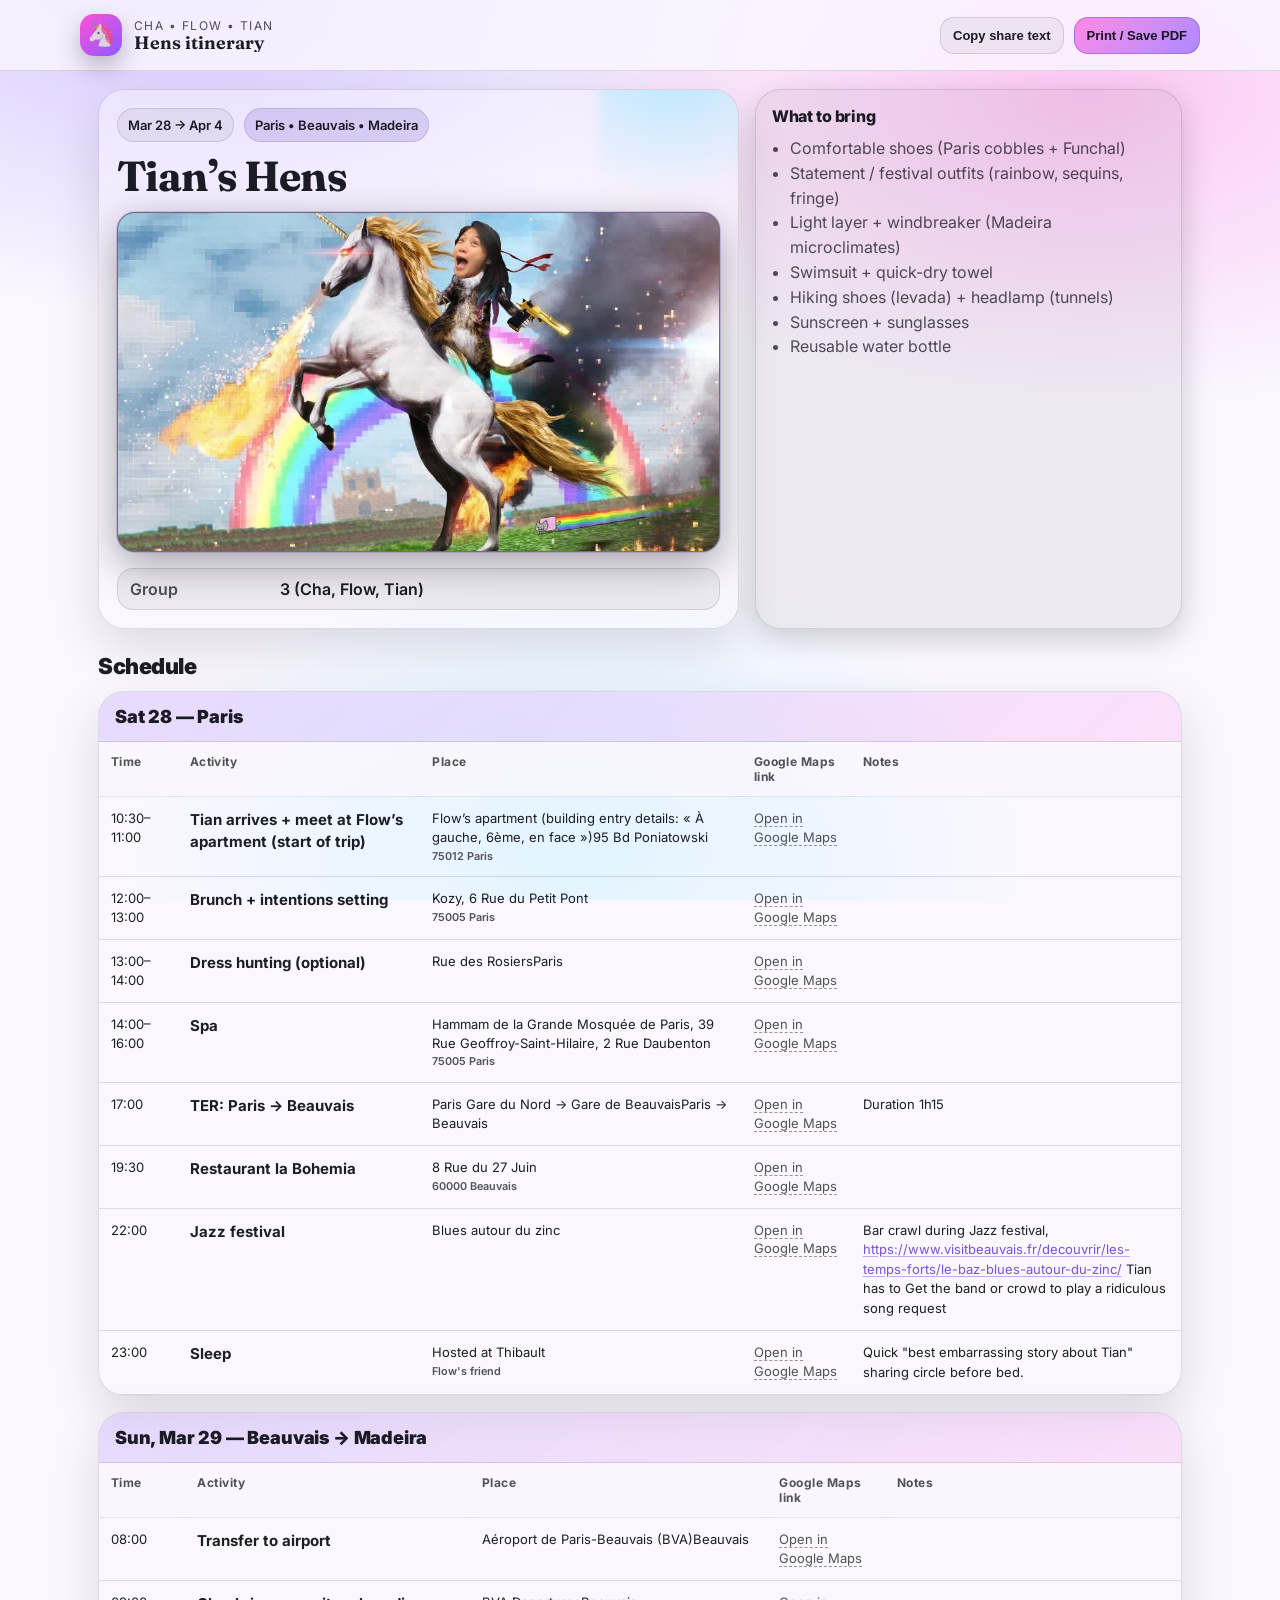
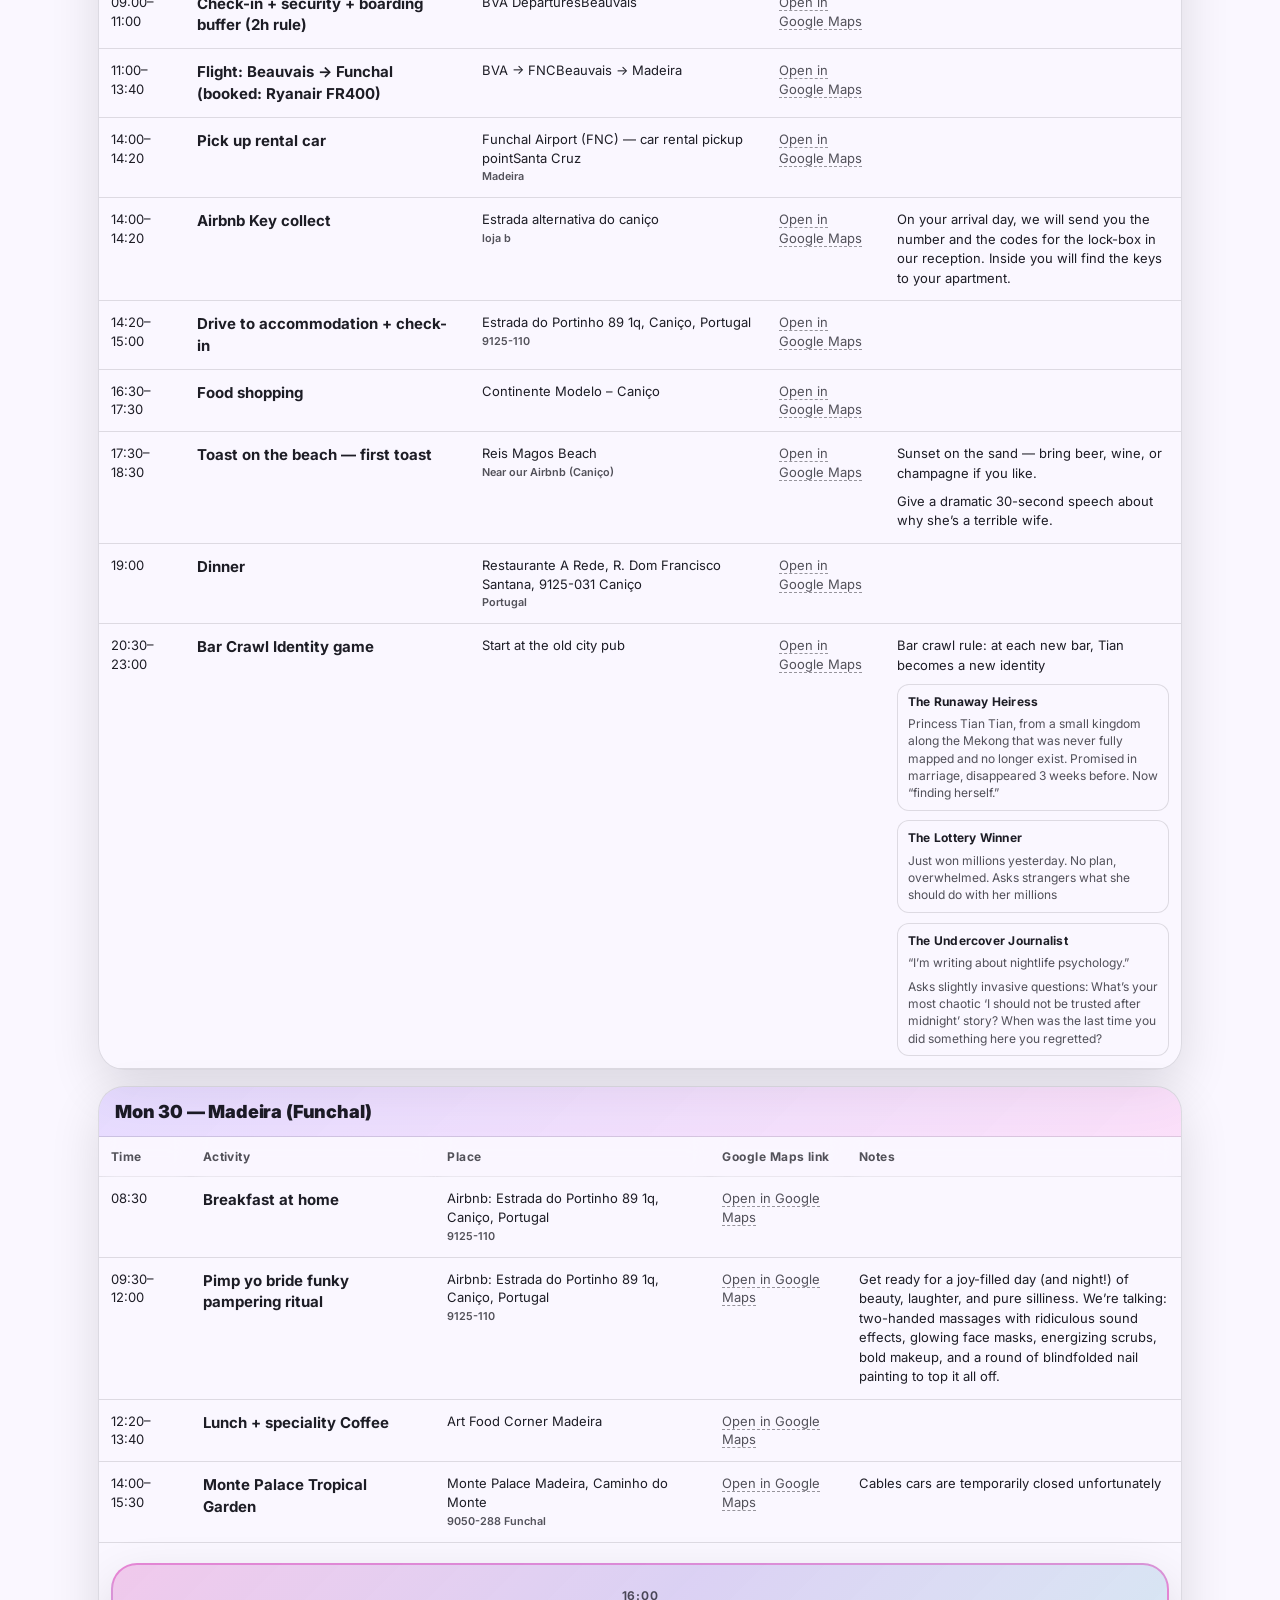
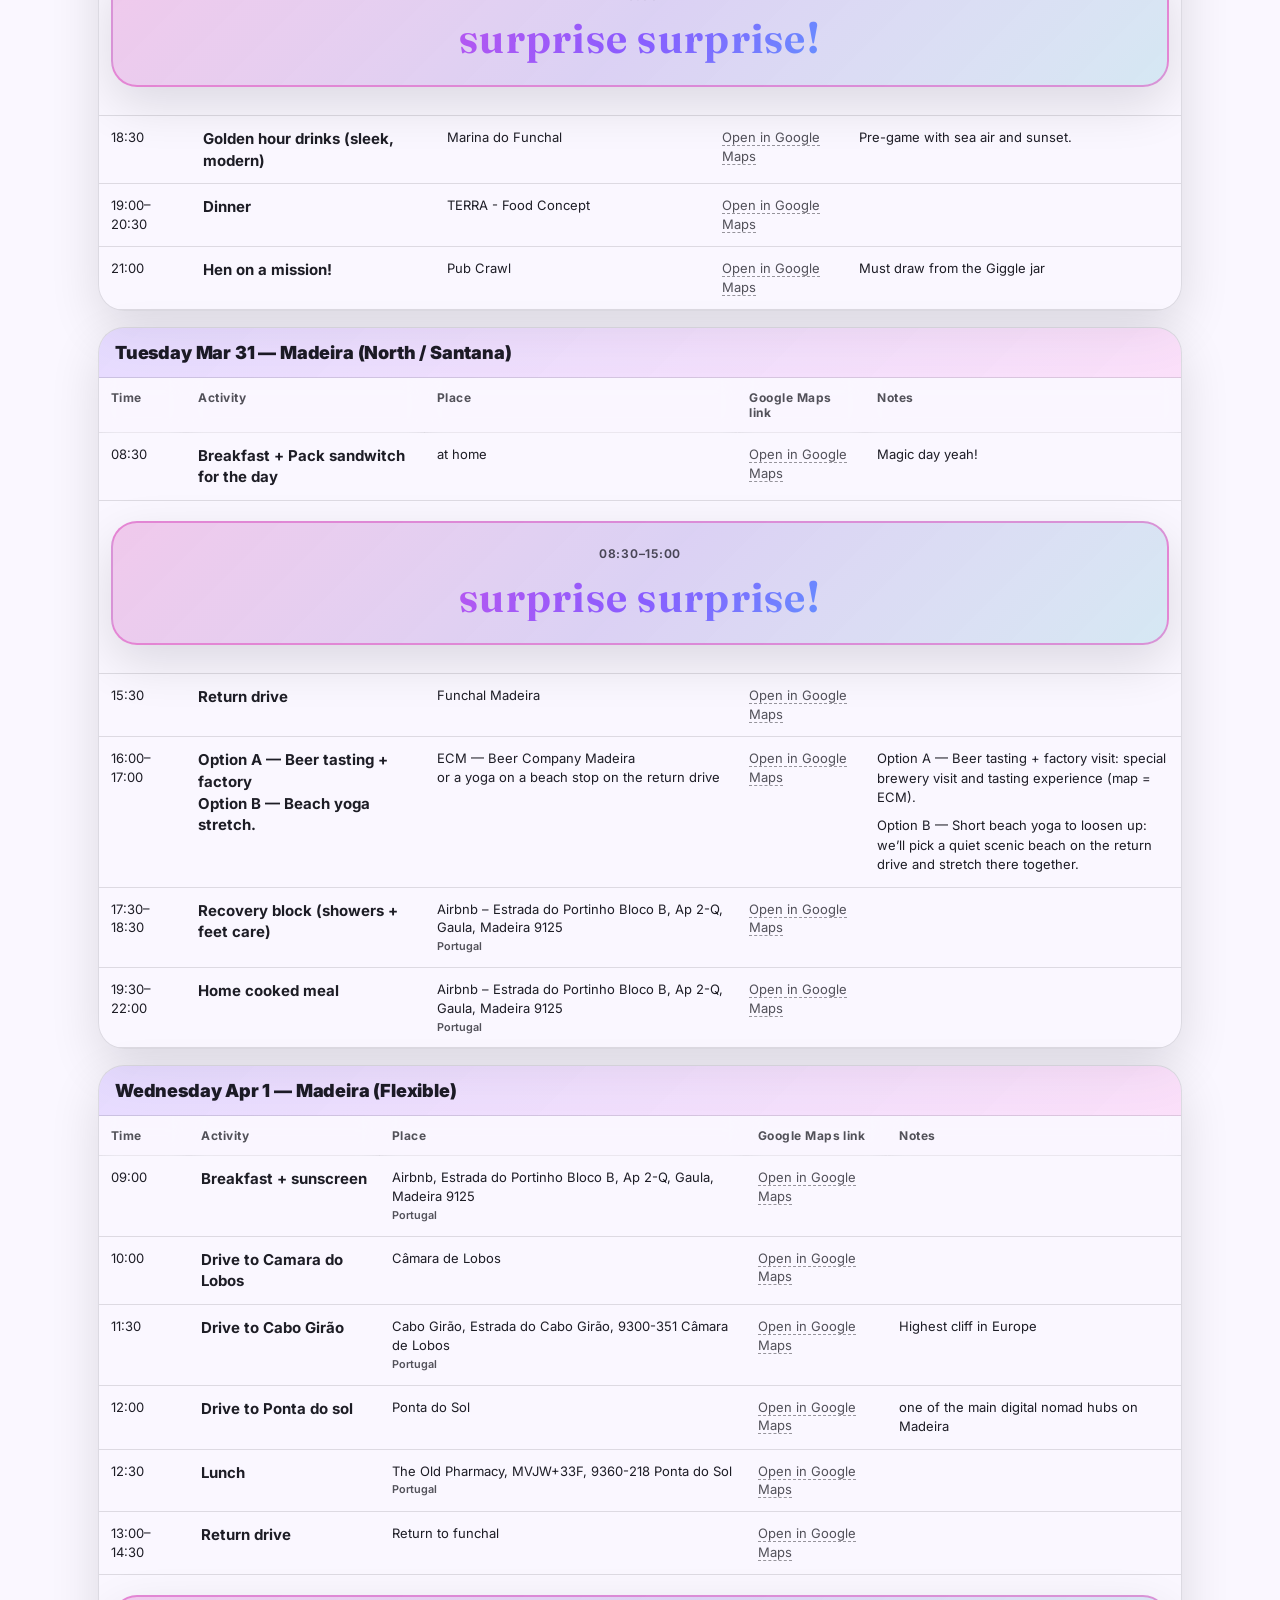
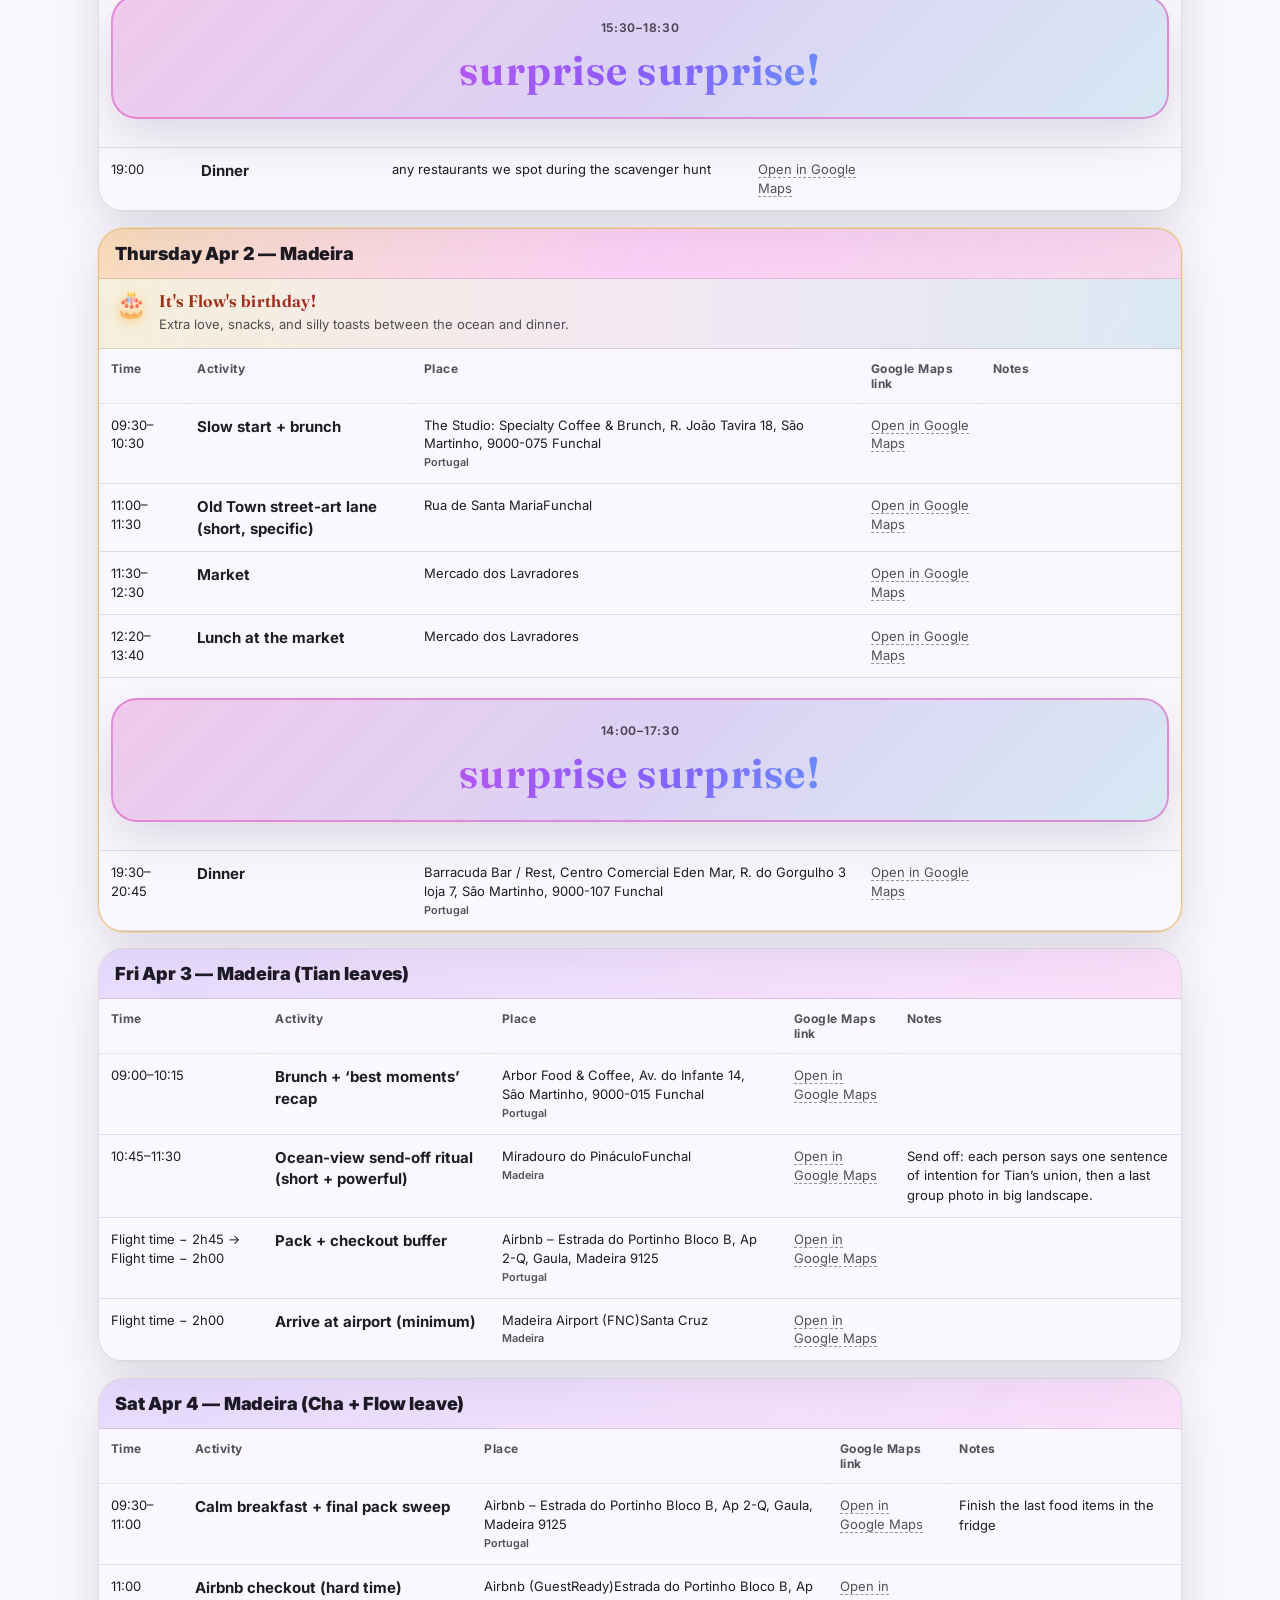
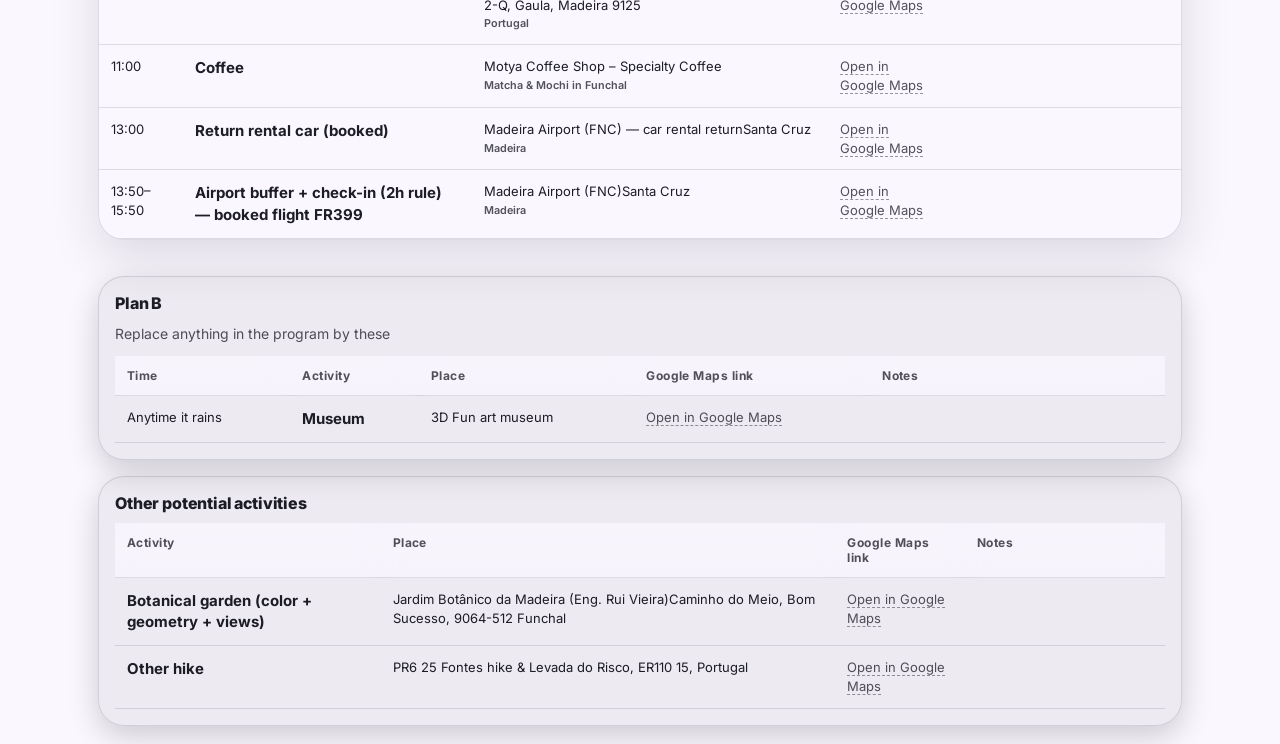
<file: index.html>
<!doctype html>
<html lang="en">
  <head>
    <meta charset="UTF-8" />
    <!-- Open Graph first. Use a clean og:image URL (no ?query): crawlers often fail to fetch images with query strings. -->
    <title>Tian’s Hens — Paris → Beauvais → Madeira</title>
    <meta
      name="description"
      content="A curated descent into bad ideas, deep friendship and lasting memories"
    />
    <meta property="og:type" content="website" />
    <meta
      property="og:title"
      content="Tian’s Hens"
    />
    <meta
      property="og:description"
      content="A curated descent into bad ideas, deep friendship and lasting memories"
    />
    <meta
      property="og:url"
      content="https://charlotte-akasha.github.io/Tian-Hen-s-party/"
    />
    <meta property="og:site_name" content="Tian’s Hens" />
    <meta property="og:locale" content="en_US" />
    <meta
      property="og:image"
      content="https://charlotte-akasha.github.io/Tian-Hen-s-party/assets/hens-og.jpg"
    />
    <meta
      property="og:image:secure_url"
      content="https://charlotte-akasha.github.io/Tian-Hen-s-party/assets/hens-og.jpg"
    />
    <meta property="og:image:width" content="960" />
    <meta property="og:image:height" content="540" />
    <meta property="og:image:type" content="image/jpeg" />
    <meta
      property="og:image:alt"
      content="Tian’s Hens — playful rainbow unicorn hen-party collage"
    />
    <meta name="twitter:card" content="summary_large_image" />
    <meta
      name="twitter:image"
      content="https://charlotte-akasha.github.io/Tian-Hen-s-party/assets/hens-og.jpg"
    />
    <link
      rel="image_src"
      href="https://charlotte-akasha.github.io/Tian-Hen-s-party/assets/hens-og.jpg"
    />
    <meta
      name="twitter:title"
      content="Tian’s Hens"
    />
    <meta
      name="twitter:description"
      content="A curated descent into bad ideas, deep friendship and lasting memories"
    />
    <link
      rel="canonical"
      href="https://charlotte-akasha.github.io/Tian-Hen-s-party/"
    />
    <script type="application/ld+json">
      {
        "@context": "https://schema.org",
        "@type": "WebPage",
        "name": "Tian’s Hens — Paris → Beauvais → Madeira",
        "url": "https://charlotte-akasha.github.io/Tian-Hen-s-party/",
        "description": "A curated descent into bad ideas, deep friendship and lasting memories"
      }
    </script>

    <meta
      name="viewport"
      content="width=device-width, initial-scale=1, viewport-fit=cover"
    />
    <meta name="color-scheme" content="light dark" />
    <meta name="theme-color" content="#faf7ff" media="(prefers-color-scheme: light)" />
    <meta name="theme-color" content="#0b0b10" media="(prefers-color-scheme: dark)" />
    <!-- Project Pages: lock asset URLs to repo root so ./content/program-data.js always loads -->
    <script>
      (function () {
        if (!location.hostname.endsWith("github.io")) return;
        var parts = location.pathname.split("/").filter(Boolean);
        if (parts.length < 1) return;
        var b = document.createElement("base");
        b.href = location.origin + "/" + parts[0] + "/";
        document.head.insertBefore(b, document.head.children[1] || null);
      })();
    </script>

    <link rel="stylesheet" href="styles.css?v=19" />
    <link rel="preconnect" href="https://fonts.googleapis.com" />
    <link rel="preconnect" href="https://fonts.gstatic.com" crossorigin />
    <link
      href="https://fonts.googleapis.com/css2?family=Inter:wght@400;500;600;700&family=Fraunces:opsz,wght@9..144,500;9..144,650&display=swap"
      rel="stylesheet"
    />
  </head>
  <body>
    <a class="skip" href="#content">Skip to content</a>

    <header class="top">
      <div class="container top__inner">
        <div class="brand">
          <div class="brand__badge" aria-hidden="true">🦄</div>
          <div class="brand__text">
            <div class="brand__kicker" id="kicker">Hens weekend</div>
            <div class="brand__title" id="title">Program</div>
          </div>
        </div>

        <div class="actions no-print">
          <button class="btn" type="button" id="copyLinkBtn">
            Copy share text
          </button>
          <button class="btn btn--primary" type="button" id="printBtn">
            Print / Save PDF
          </button>
        </div>
      </div>
    </header>

    <main id="content" class="container">
      <section class="hero" aria-labelledby="heroTitle">
        <div class="hero__card">
          <div class="hero__meta">
            <div class="pill" id="datesPill">Dates TBC</div>
            <div class="pill pill--soft" id="locationPill">Location TBC</div>
          </div>
          <h1 class="hero__title" id="heroTitle">Tian’s Hens</h1>
          <p class="hero__subtitle" id="subtitle" hidden></p>

          <figure class="hero__meme">
            <picture>
              <source srcset="assets/hens-hero-meme.webp" type="image/webp" />
              <img
                src="assets/hens-hero-meme.png?v=15"
                width="960"
                height="540"
                alt="Playful collage: rainbow unicorn energy, laser eyes, pixel rainbow — hen party mood."
                loading="eager"
                decoding="async"
              />
            </picture>
          </figure>

          <dl class="kv" id="quickFacts"></dl>
        </div>

        <aside class="hero__side">
          <div class="card" id="contactsCard" hidden>
            <h2 class="card__title">Contacts</h2>
            <div class="contacts" id="contacts"></div>
          </div>

          <div class="card">
            <h2 class="card__title">What to bring</h2>
            <ul class="list" id="packingList"></ul>
          </div>
        </aside>
      </section>

      <section class="section" aria-labelledby="scheduleTitle">
        <div class="section__head">
          <h2 class="section__title" id="scheduleTitle">Schedule</h2>
          <p class="section__sub" id="scheduleSubtitle" hidden></p>
        </div>

        <div class="days" id="days"></div>
      </section>

      <section class="section grid2 extras" aria-labelledby="planBTitle">
        <div class="card">
          <h2 class="card__title" id="planBTitle">Plan B</h2>
          <div class="section__sub extras__intro" id="planBIntro"></div>
          <div class="tableWrap" id="planBTable"></div>
        </div>

        <div class="card">
          <h2 class="card__title" id="otherActivitiesTitle">
            Other potential activities
          </h2>
          <div class="tableWrap" id="otherActivities"></div>
        </div>
      </section>

      <footer class="footer" id="siteFooter" hidden>
        <div class="muted small" id="footerNote"></div>
      </footer>
    </main>

    <script src="content/program-data.js?v=29"></script>
    <script src="app.js?v=18"></script>
  </body>
</html>
</file>
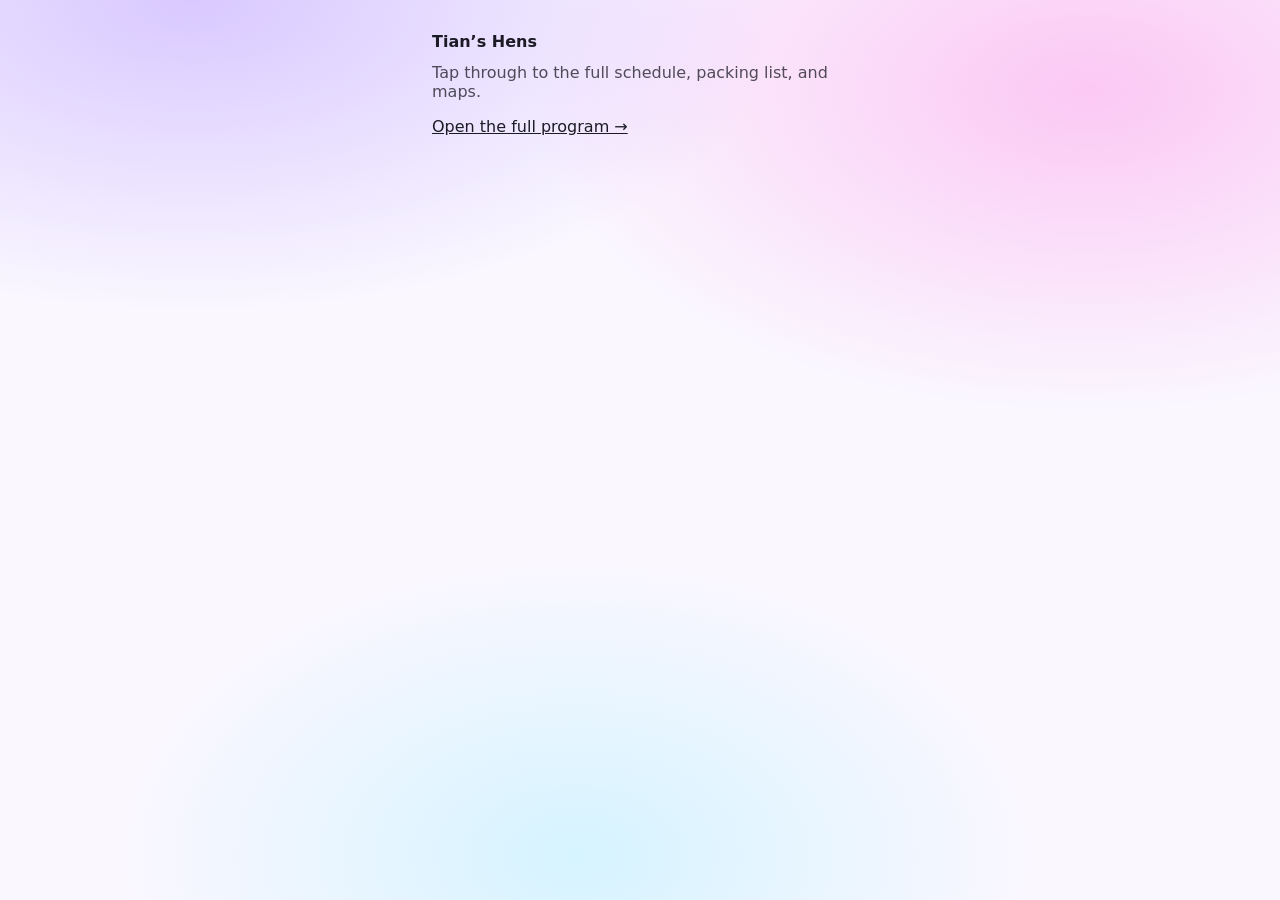
<file: share/index.html>
<!doctype html>
<html lang="en">
  <head>
    <meta charset="UTF-8" />
    <!-- Landing for link-sharing: same OG as home but distinct URL so WhatsApp uses a fresh preview cache entry. -->
    <title>Tian’s Hens — Paris → Beauvais → Madeira</title>
    <meta
      name="description"
      content="A curated descent into bad ideas, deep friendship and lasting memories"
    />
    <meta property="og:type" content="website" />
    <meta property="og:title" content="Tian’s Hens" />
    <meta
      property="og:description"
      content="A curated descent into bad ideas, deep friendship and lasting memories"
    />
    <meta
      property="og:url"
      content="https://charlotte-akasha.github.io/Tian-Hen-s-party/share/"
    />
    <meta property="og:site_name" content="Tian’s Hens" />
    <meta property="og:locale" content="en_US" />
    <meta
      property="og:image"
      content="https://charlotte-akasha.github.io/Tian-Hen-s-party/assets/hens-hero-meme.png"
    />
    <meta
      property="og:image:secure_url"
      content="https://charlotte-akasha.github.io/Tian-Hen-s-party/assets/hens-hero-meme.png"
    />
    <meta property="og:image:width" content="960" />
    <meta property="og:image:height" content="540" />
    <meta property="og:image:type" content="image/png" />
    <meta
      property="og:image:alt"
      content="Tian’s Hens — playful rainbow unicorn hen-party collage"
    />
    <meta name="twitter:card" content="summary_large_image" />
    <meta
      name="twitter:image"
      content="https://charlotte-akasha.github.io/Tian-Hen-s-party/assets/hens-hero-meme.png"
    />
    <link
      rel="image_src"
      href="https://charlotte-akasha.github.io/Tian-Hen-s-party/assets/hens-hero-meme.png"
    />
    <meta name="twitter:title" content="Tian’s Hens" />
    <meta
      name="twitter:description"
      content="A curated descent into bad ideas, deep friendship and lasting memories"
    />
    <link
      rel="canonical"
      href="https://charlotte-akasha.github.io/Tian-Hen-s-party/"
    />
    <script type="application/ld+json">
      {
        "@context": "https://schema.org",
        "@type": "WebPage",
        "name": "Tian’s Hens — Paris → Beauvais → Madeira",
        "url": "https://charlotte-akasha.github.io/Tian-Hen-s-party/share/",
        "description": "A curated descent into bad ideas, deep friendship and lasting memories"
      }
    </script>
    <meta
      name="viewport"
      content="width=device-width, initial-scale=1, viewport-fit=cover"
    />
    <meta name="color-scheme" content="light dark" />
    <link rel="stylesheet" href="../styles.css?v=19" />
  </head>
  <body>
    <main
      class="container"
      style="padding: 2rem 1rem; max-width: 28rem; margin: 0 auto"
    >
      <p style="margin: 0 0 0.75rem; font-weight: 700">Tian’s Hens</p>
      <p style="margin: 0 0 1rem; color: var(--muted)">
        Tap through to the full schedule, packing list, and maps.
      </p>
      <p style="margin: 0">
        <a href="../">Open the full program →</a>
      </p>
    </main>
  </body>
</html>
</file>
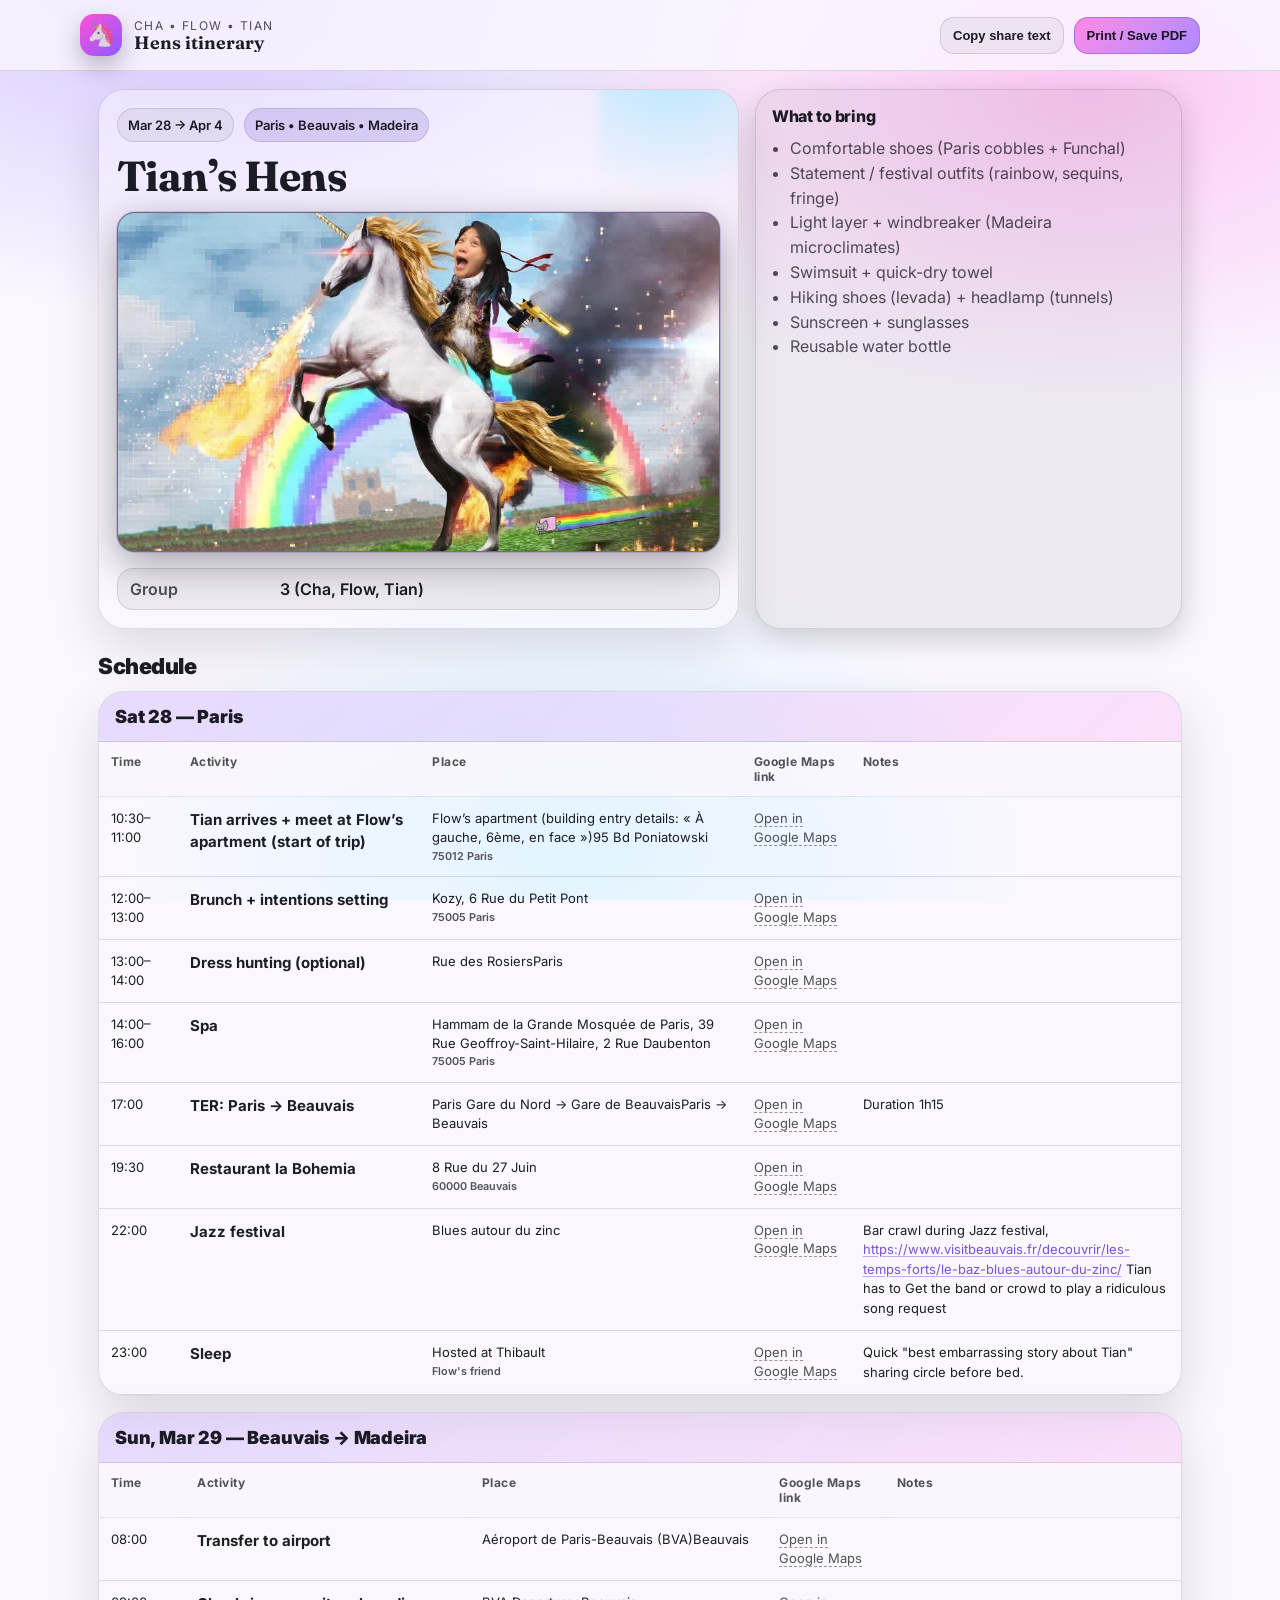
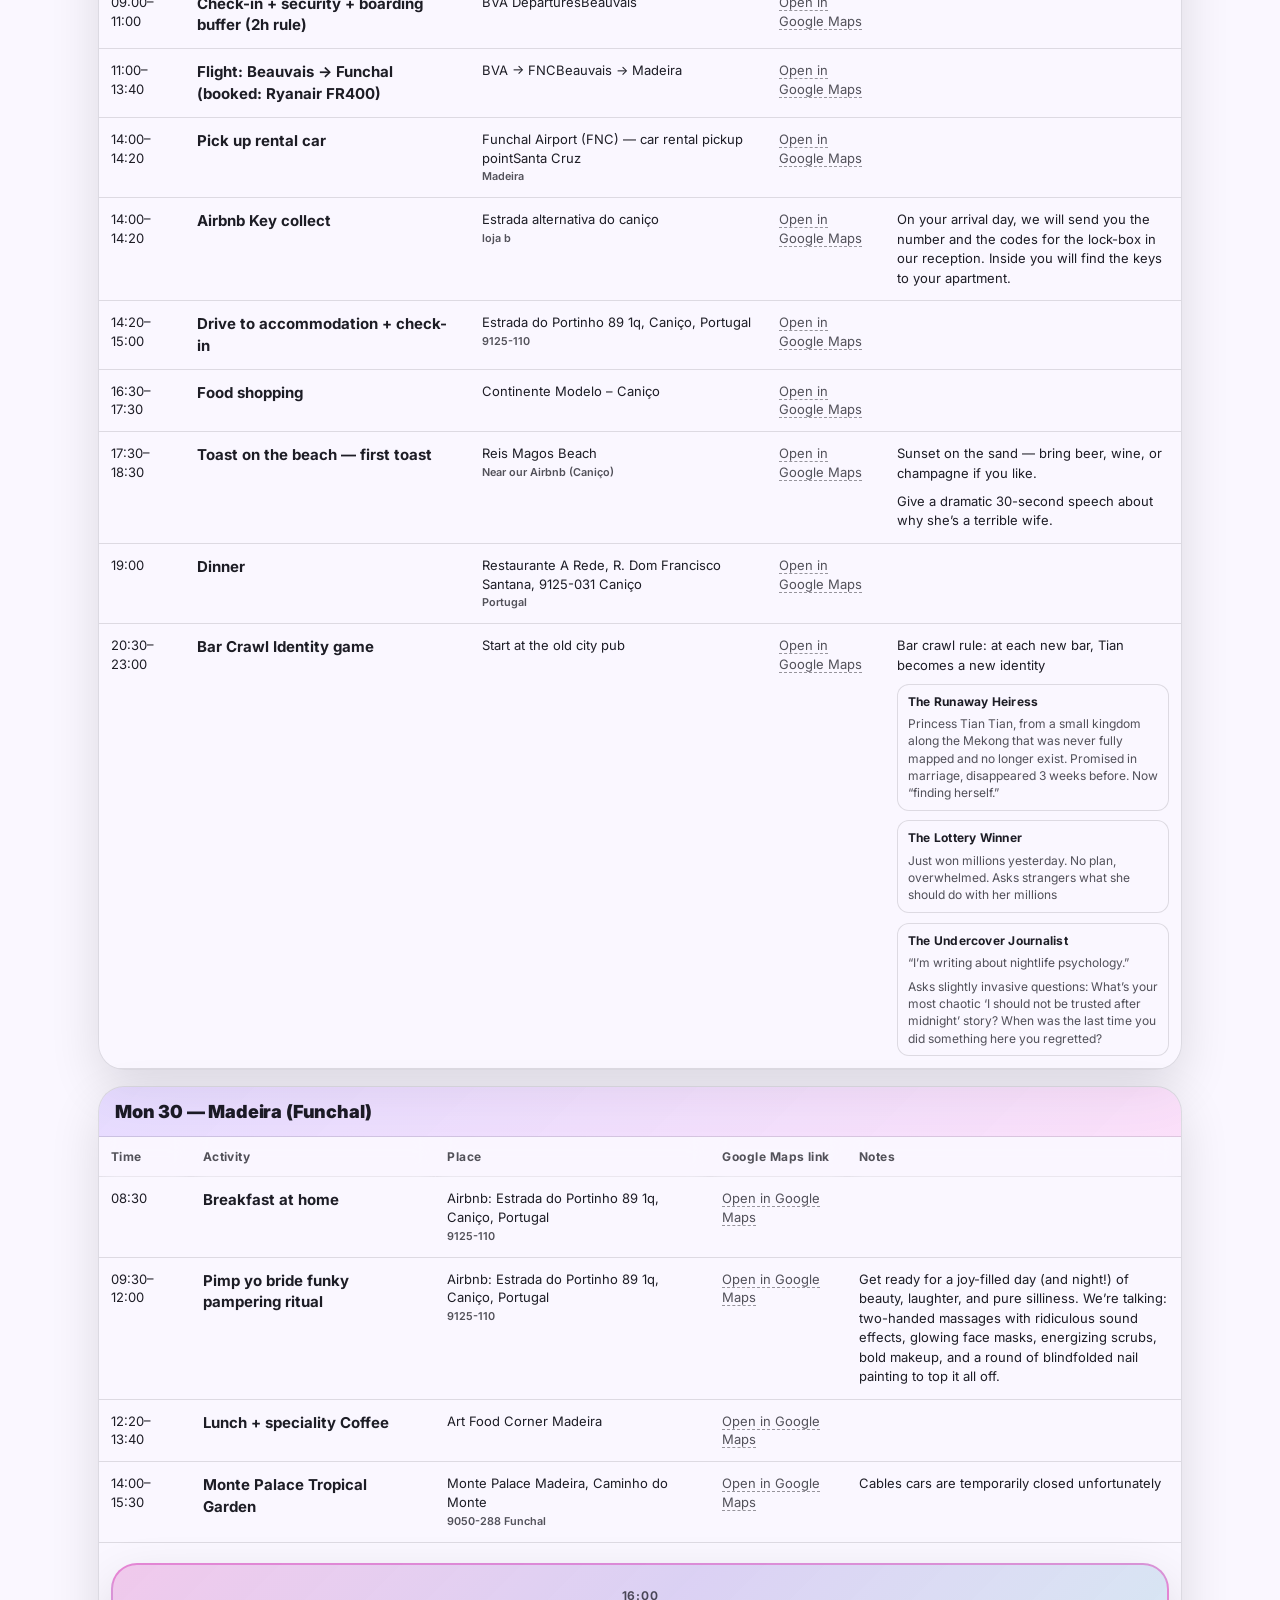
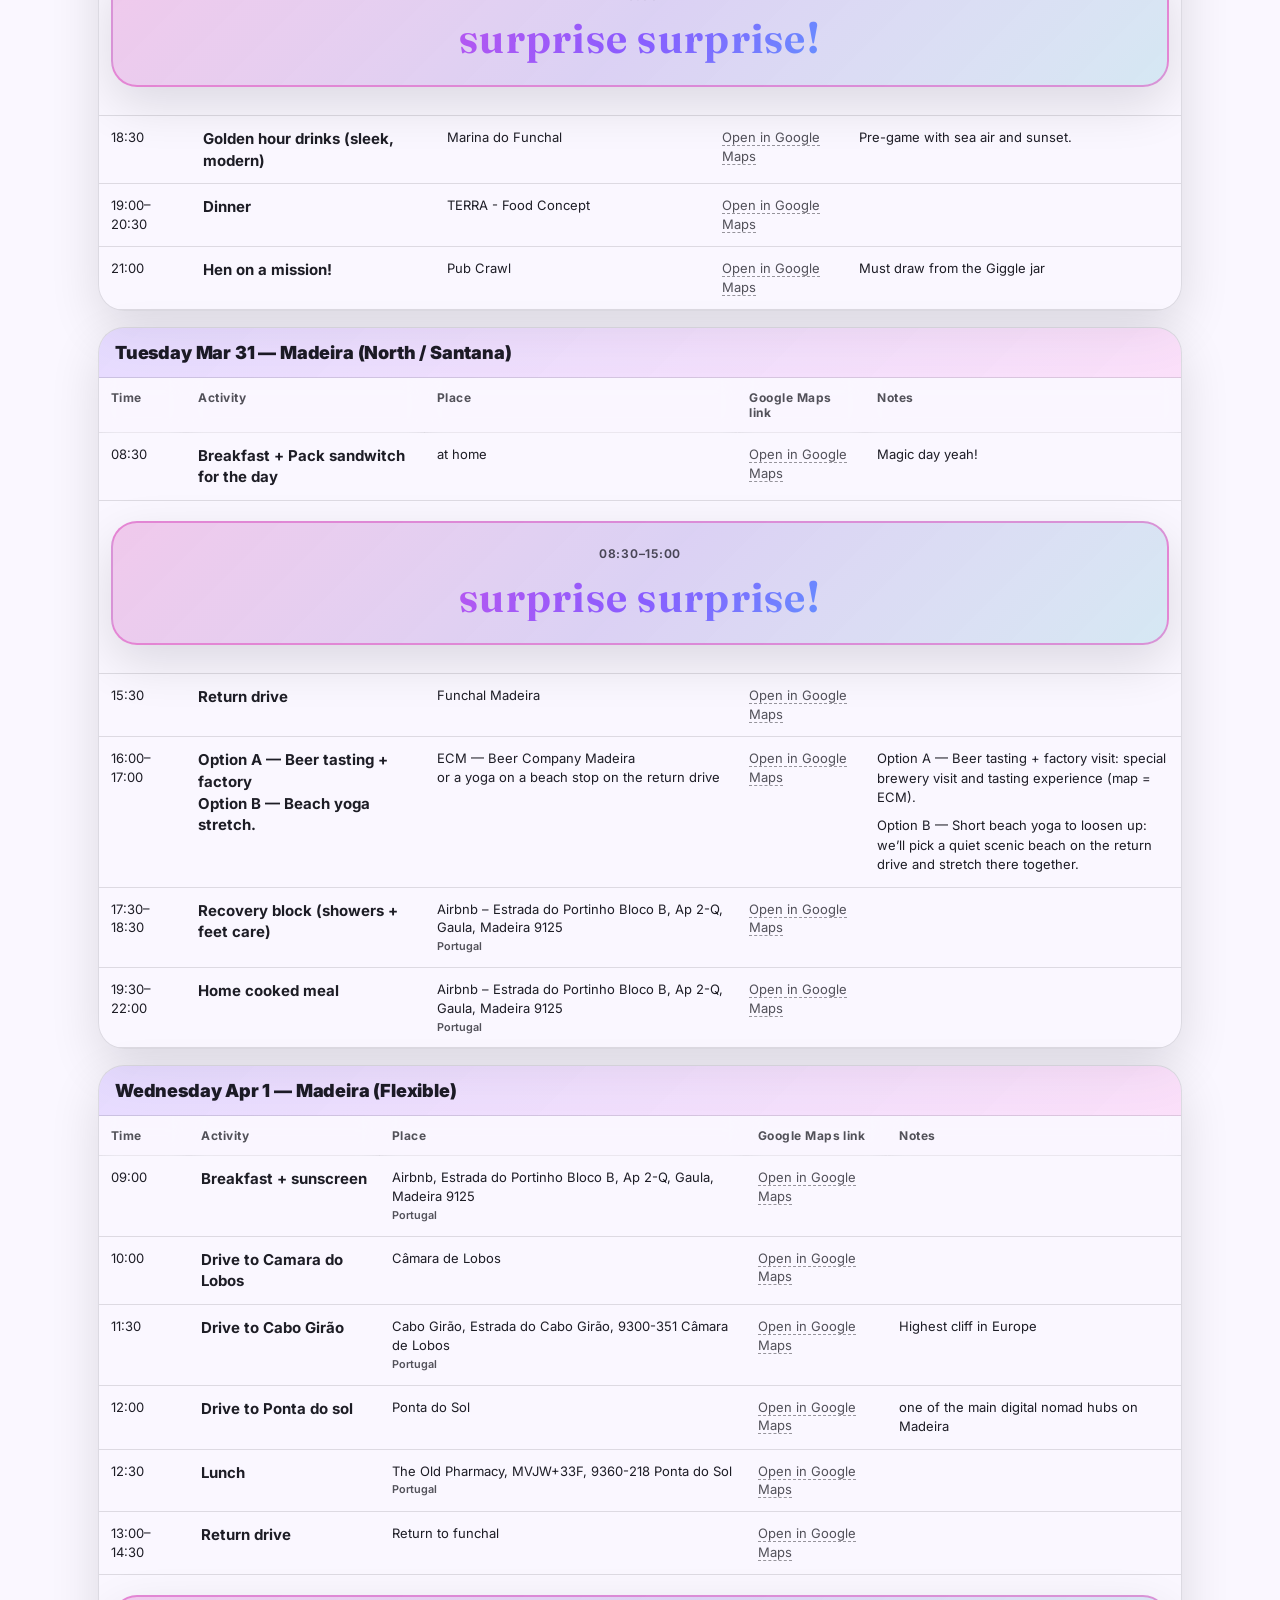
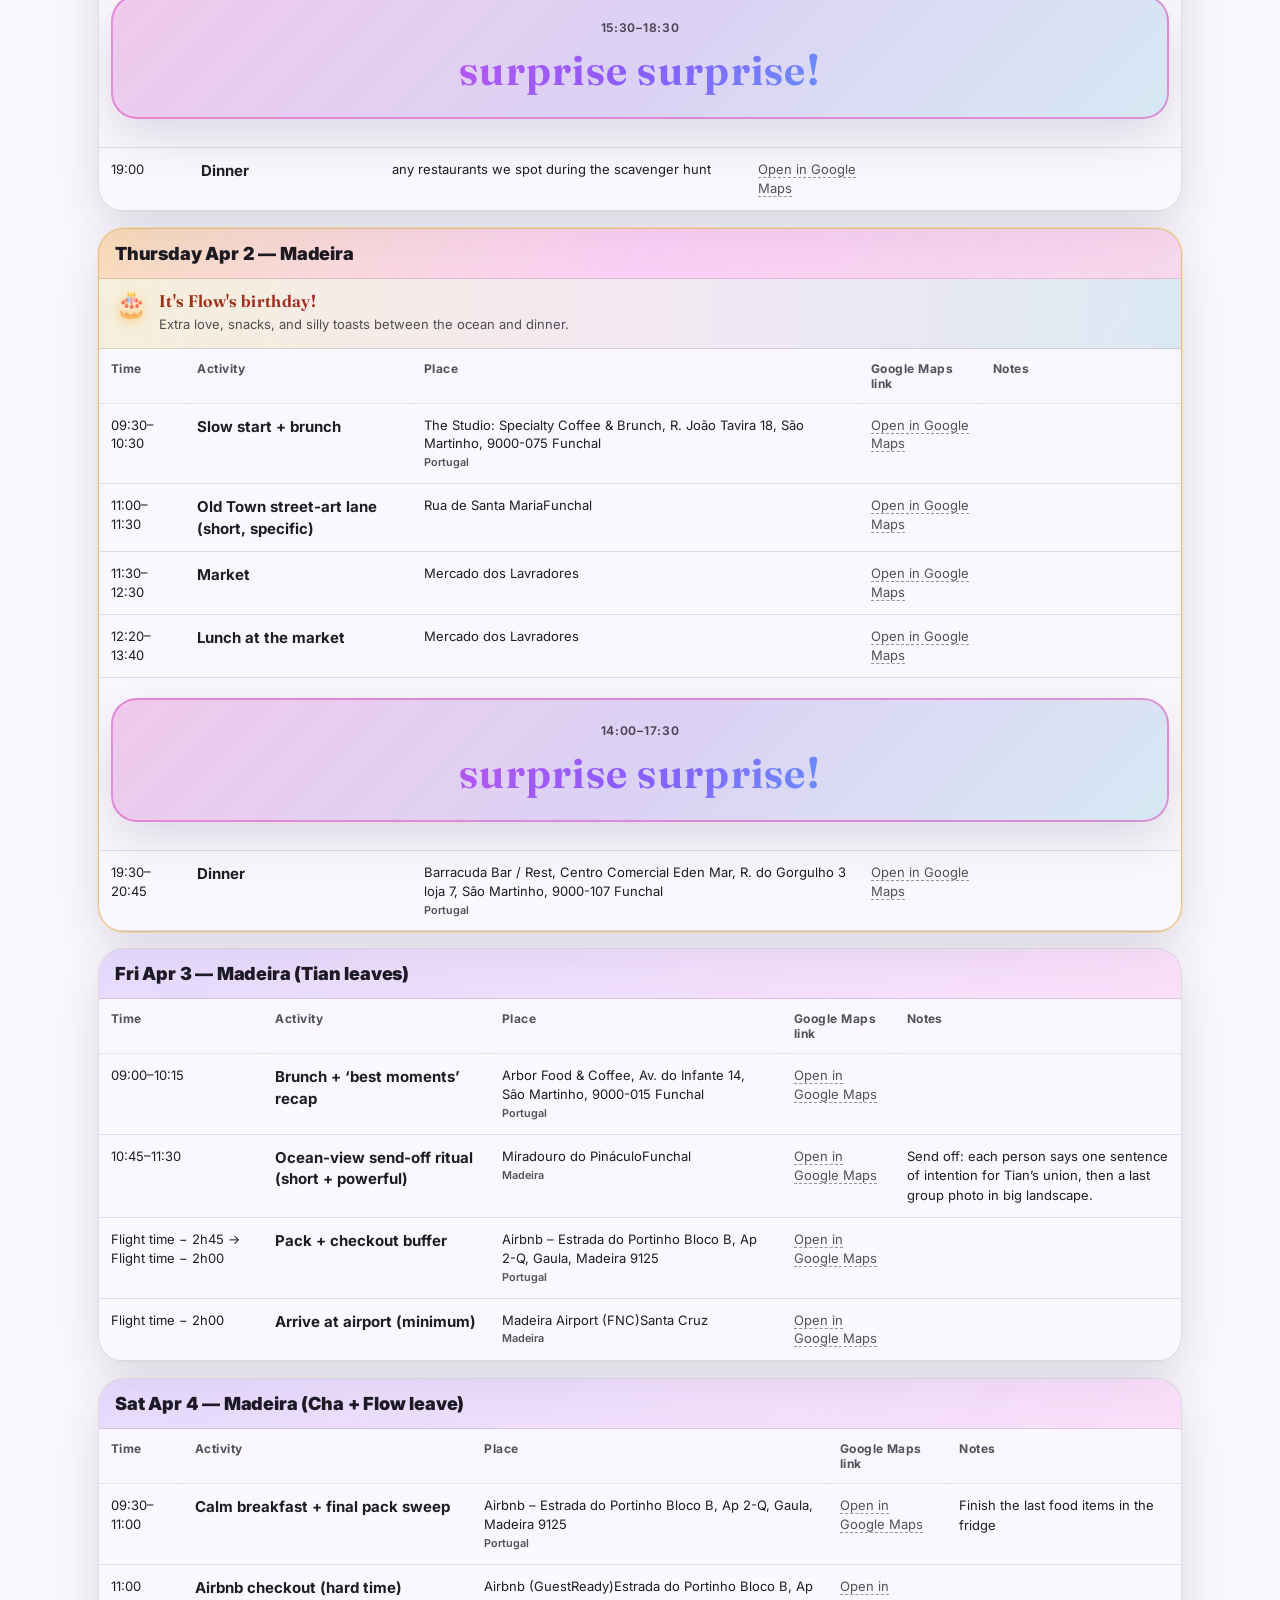
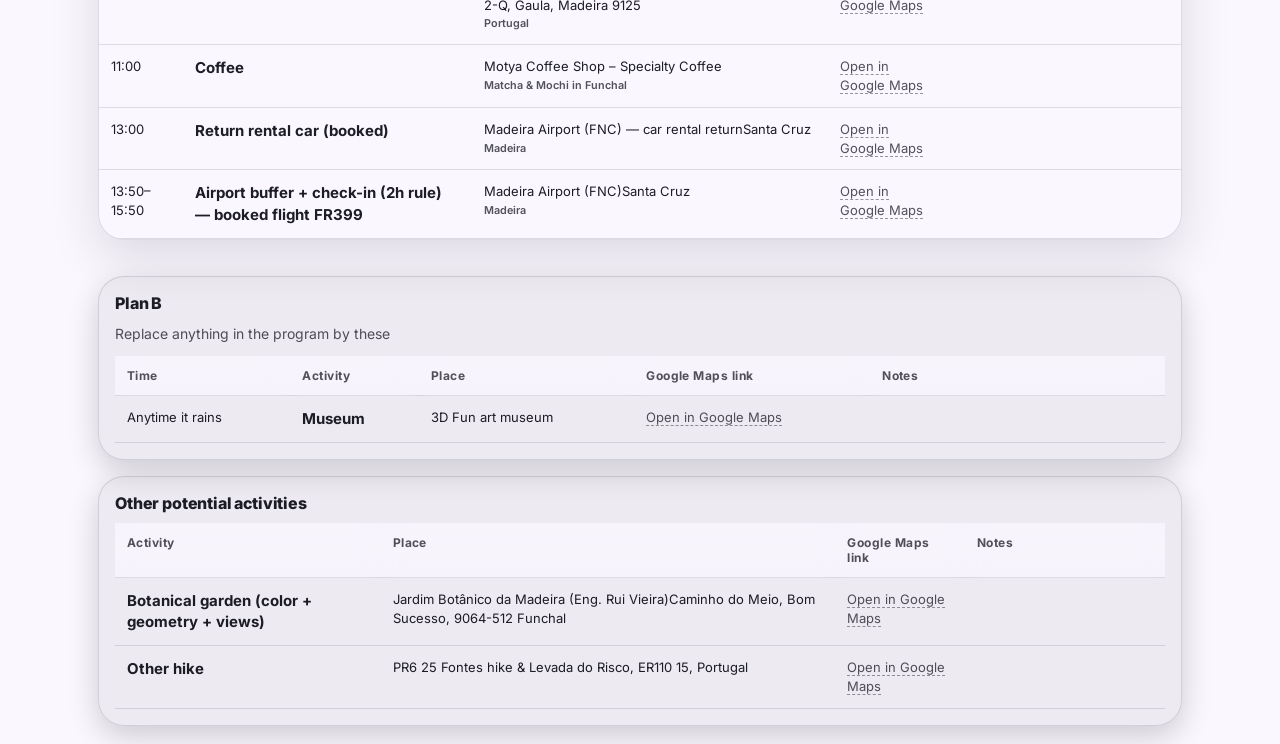
<file: tian/index.html>
<!doctype html>
<html lang="en">
  <head>
    <meta charset="UTF-8" />
    <!-- Open Graph first: WhatsApp/Facebook read early HTML. Bump og:image ?v= to refresh cached previews. -->
    <title>Tian’s Hens — Paris → Beauvais → Madeira</title>
    <meta
      name="description"
      content="A curated descent into bad ideas, deep friendship and lasting memories"
    />
    <meta property="og:type" content="website" />
    <meta
      property="og:title"
      content="Tian’s Hens"
    />
    <meta
      property="og:description"
      content="A curated descent into bad ideas, deep friendship and lasting memories"
    />
    <meta
      property="og:url"
      content="https://charlotte-akasha.github.io/Tian-Hen-s-party/tian/"
    />
    <meta property="og:site_name" content="Tian’s Hens" />
    <meta property="og:locale" content="en_US" />
    <meta
      property="og:image"
      content="https://charlotte-akasha.github.io/Tian-Hen-s-party/assets/hens-og.jpg"
    />
    <meta
      property="og:image:secure_url"
      content="https://charlotte-akasha.github.io/Tian-Hen-s-party/assets/hens-og.jpg"
    />
    <meta property="og:image:width" content="960" />
    <meta property="og:image:height" content="540" />
    <meta property="og:image:type" content="image/jpeg" />
    <meta
      property="og:image:alt"
      content="Tian’s Hens — playful rainbow unicorn hen-party collage"
    />
    <meta name="twitter:card" content="summary_large_image" />
    <meta
      name="twitter:image"
      content="https://charlotte-akasha.github.io/Tian-Hen-s-party/assets/hens-og.jpg"
    />
    <link
      rel="image_src"
      href="https://charlotte-akasha.github.io/Tian-Hen-s-party/assets/hens-og.jpg"
    />
    <meta
      name="twitter:title"
      content="Tian’s Hens"
    />
    <meta
      name="twitter:description"
      content="A curated descent into bad ideas, deep friendship and lasting memories"
    />
    <link
      rel="canonical"
      href="https://charlotte-akasha.github.io/Tian-Hen-s-party/tian/"
    />
    <script type="application/ld+json">
      {
        "@context": "https://schema.org",
        "@type": "WebPage",
        "name": "Tian’s Hens — Paris → Beauvais → Madeira",
        "url": "https://charlotte-akasha.github.io/Tian-Hen-s-party/tian/",
        "description": "A curated descent into bad ideas, deep friendship and lasting memories"
      }
    </script>

    <meta
      name="viewport"
      content="width=device-width, initial-scale=1, viewport-fit=cover"
    />
    <meta name="color-scheme" content="light dark" />
    <meta name="theme-color" content="#faf7ff" media="(prefers-color-scheme: light)" />
    <meta name="theme-color" content="#0b0b10" media="(prefers-color-scheme: dark)" />
    <!-- No repo-root <base>: paths are relative to /tian/ so program-data.js resolves correctly. -->
    <link rel="stylesheet" href="../styles.css?v=19" />
    <link rel="preconnect" href="https://fonts.googleapis.com" />
    <link rel="preconnect" href="https://fonts.gstatic.com" crossorigin />
    <link
      href="https://fonts.googleapis.com/css2?family=Inter:wght@400;500;600;700&family=Fraunces:opsz,wght@9..144,500;9..144,650&display=swap"
      rel="stylesheet"
    />
  </head>
  <body>
    <a class="skip" href="#content">Skip to content</a>

    <header class="top">
      <div class="container top__inner">
        <div class="brand">
          <div class="brand__badge" aria-hidden="true">🦄</div>
          <div class="brand__text">
            <div class="brand__kicker" id="kicker">Hens weekend</div>
            <div class="brand__title" id="title">Program</div>
          </div>
        </div>

        <div class="actions no-print">
          <button class="btn" type="button" id="copyLinkBtn">
            Copy share text
          </button>
          <button class="btn btn--primary" type="button" id="printBtn">
            Print / Save PDF
          </button>
        </div>
      </div>
    </header>

    <main id="content" class="container">
      <section class="hero" aria-labelledby="heroTitle">
        <div class="hero__card">
          <div class="hero__meta">
            <div class="pill" id="datesPill">Dates TBC</div>
            <div class="pill pill--soft" id="locationPill">Location TBC</div>
          </div>
          <h1 class="hero__title" id="heroTitle">Tian’s Hens</h1>
          <p class="hero__subtitle" id="subtitle" hidden></p>

          <figure class="hero__meme">
            <picture>
              <source srcset="../assets/hens-hero-meme.webp" type="image/webp" />
              <img
                src="../assets/hens-hero-meme.png?v=15"
                width="960"
                height="540"
                alt="Playful collage: rainbow unicorn energy, laser eyes, pixel rainbow — hen party mood."
                loading="eager"
                decoding="async"
              />
            </picture>
          </figure>

          <dl class="kv" id="quickFacts"></dl>
        </div>

        <aside class="hero__side">
          <div class="card" id="contactsCard" hidden>
            <h2 class="card__title">Contacts</h2>
            <div class="contacts" id="contacts"></div>
          </div>

          <div class="card">
            <h2 class="card__title">What to bring</h2>
            <ul class="list" id="packingList"></ul>
          </div>
        </aside>
      </section>

      <section class="section" aria-labelledby="scheduleTitle">
        <div class="section__head">
          <h2 class="section__title" id="scheduleTitle">Schedule</h2>
          <p class="section__sub" id="scheduleSubtitle" hidden></p>
        </div>

        <div class="days" id="days"></div>
      </section>

      <section class="section grid2 extras" aria-labelledby="planBTitle">
        <div class="card">
          <h2 class="card__title" id="planBTitle">Plan B</h2>
          <div class="section__sub extras__intro" id="planBIntro"></div>
          <div class="tableWrap" id="planBTable"></div>
        </div>

        <div class="card">
          <h2 class="card__title" id="otherActivitiesTitle">
            Other potential activities
          </h2>
          <div class="tableWrap" id="otherActivities"></div>
        </div>
      </section>

      <footer class="footer" id="siteFooter" hidden>
        <div class="muted small" id="footerNote"></div>
      </footer>
    </main>

    <script src="../content/program-data.js?v=29"></script>
    <script src="../app.js?v=18"></script>
  </body>
</html>
</file>
<file: styles.css>
:root {
  --bg: #0b0b10;
  --panel: rgba(255, 255, 255, 0.06);
  --panel2: rgba(255, 255, 255, 0.09);
  --text: rgba(255, 255, 255, 0.92);
  --muted: rgba(255, 255, 255, 0.72);
  --line: rgba(255, 255, 255, 0.12);
  --shadow: 0 18px 60px rgba(0, 0, 0, 0.4);

  --accent1: #ff4fd8;
  --accent2: #8a5cff;
  --accent3: #2de2ff;

  --radius: 18px;
  --radius2: 26px;
  --max: 1120px;
}

@media (prefers-color-scheme: light) {
  :root {
    --bg: #faf7ff;
    --panel: rgba(10, 10, 18, 0.05);
    --panel2: rgba(10, 10, 18, 0.08);
    --text: rgba(10, 10, 18, 0.92);
    --muted: rgba(10, 10, 18, 0.7);
    --line: rgba(10, 10, 18, 0.12);
    --shadow: 0 18px 50px rgba(10, 10, 18, 0.12);
  }
}

* {
  box-sizing: border-box;
}

html,
body {
  height: 100%;
}

body {
  margin: 0;
  color: var(--text);
  font-family: Inter, system-ui, -apple-system, Segoe UI, Roboto, Arial,
    sans-serif;
  background:
    radial-gradient(
      1000px 520px at 15% 0%,
      color-mix(in oklab, var(--accent2) 30%, transparent),
      transparent 60%
    ),
    radial-gradient(
      900px 520px at 85% 10%,
      color-mix(in oklab, var(--accent1) 28%, transparent),
      transparent 62%
    ),
    radial-gradient(
      700px 450px at 45% 95%,
      color-mix(in oklab, var(--accent3) 18%, transparent),
      transparent 65%
    ),
    var(--bg);
  background-attachment: fixed;
}

a {
  color: inherit;
}

.skip {
  position: absolute;
  left: -9999px;
  top: -9999px;
}
.skip:focus {
  left: 16px;
  top: 16px;
  padding: 10px 12px;
  background: rgba(0, 0, 0, 0.8);
  border: 1px solid var(--line);
  border-radius: 12px;
  z-index: 10;
}

.container {
  max-width: var(--max);
  margin: 0 auto;
  padding: 0 18px;
}

.top {
  position: sticky;
  top: 0;
  z-index: 5;
  backdrop-filter: blur(14px);
  background: color-mix(in oklab, var(--bg) 78%, transparent);
  border-bottom: 1px solid var(--line);
}

.top__inner {
  display: flex;
  align-items: center;
  justify-content: space-between;
  gap: 16px;
  padding: 14px 0;
}

.brand {
  display: flex;
  align-items: center;
  gap: 12px;
  min-width: 0;
}

.brand__badge {
  width: 42px;
  height: 42px;
  border-radius: 14px;
  display: grid;
  place-items: center;
  font-size: 1.45rem;
  line-height: 1;
  background: linear-gradient(135deg, var(--accent1), var(--accent2));
  box-shadow: 0 10px 25px rgba(0, 0, 0, 0.25);
}

.brand__kicker {
  font-size: 12px;
  letter-spacing: 0.12em;
  text-transform: uppercase;
  color: var(--muted);
  white-space: nowrap;
  overflow: hidden;
  text-overflow: ellipsis;
}

.brand__title {
  font-family: Fraunces, ui-serif, Georgia, serif;
  font-size: 18px;
  font-weight: 650;
  line-height: 1.1;
  white-space: nowrap;
  overflow: hidden;
  text-overflow: ellipsis;
}

.actions {
  display: flex;
  gap: 10px;
  flex-wrap: wrap;
  justify-content: flex-end;
}

.btn {
  appearance: none;
  border: 1px solid var(--line);
  background: var(--panel);
  color: var(--text);
  padding: 10px 12px;
  border-radius: 14px;
  cursor: pointer;
  font-weight: 600;
  font-size: 13px;
}
.btn:hover {
  background: var(--panel2);
}
.btn--primary {
  border-color: color-mix(in oklab, var(--accent2) 40%, var(--line));
  background: linear-gradient(
    135deg,
    color-mix(in oklab, var(--accent1) 65%, transparent),
    color-mix(in oklab, var(--accent2) 70%, transparent)
  );
}

.hero {
  display: grid;
  grid-template-columns: 1.2fr 0.8fr;
  gap: 16px;
  padding: 18px 0 6px;
}

@media (max-width: 960px) {
  .hero {
    grid-template-columns: 1fr;
  }
}

.hero__card {
  padding: 18px;
  border: 1px solid var(--line);
  border-radius: var(--radius2);
  background: color-mix(in oklab, var(--bg) 40%, transparent);
  box-shadow: var(--shadow);
  overflow: hidden;
  position: relative;
}

.hero__card::after {
  content: "";
  position: absolute;
  inset: -120px -120px auto auto;
  width: 260px;
  height: 260px;
  background: radial-gradient(
    circle at 30% 30%,
    color-mix(in oklab, var(--accent3) 35%, transparent),
    transparent 60%
  );
  filter: blur(6px);
  pointer-events: none;
}

.hero__meta {
  display: flex;
  gap: 10px;
  flex-wrap: wrap;
}

.pill {
  display: inline-flex;
  align-items: center;
  gap: 8px;
  padding: 8px 10px;
  border-radius: 999px;
  font-size: 13px;
  font-weight: 600;
  border: 1px solid var(--line);
  background: var(--panel);
}

.pill--soft {
  background: color-mix(in oklab, var(--accent2) 14%, var(--panel));
}

.hero__title {
  margin: 12px 0 6px;
  font-family: Fraunces, ui-serif, Georgia, serif;
  font-size: 42px;
  line-height: 1.05;
  letter-spacing: -0.02em;
}

@media (max-width: 480px) {
  .hero__title {
    font-size: 34px;
  }
}

.hero__subtitle {
  margin: 0;
  color: var(--muted);
  font-size: 15px;
  line-height: 1.5;
}

.hero__meme {
  position: relative;
  z-index: 1;
  margin: 14px 0 0;
  padding: 0;
  border-radius: 18px;
  overflow: hidden;
  border: 1px solid var(--line);
  background: color-mix(in oklab, var(--bg) 50%, #1a1028);
  box-shadow:
    0 12px 40px rgba(0, 0, 0, 0.35),
    0 0 0 1px color-mix(in oklab, var(--accent2) 25%, transparent);
}

.hero__meme img {
  display: block;
  width: 100%;
  height: auto;
  max-height: min(42vh, 380px);
  object-fit: cover;
  /* Anchor to top so faces / heads stay in frame (not center-cropped) */
  object-position: top center;
}

.kv {
  display: grid;
  grid-template-columns: 1fr;
  gap: 10px;
  margin: 16px 0 0;
}

.kv__row {
  display: flex;
  gap: 10px;
  padding: 10px 12px;
  border-radius: 16px;
  border: 1px solid var(--line);
  background: var(--panel);
}

.kv__k {
  min-width: 140px;
  color: var(--muted);
  font-weight: 600;
}

.kv__v {
  font-weight: 600;
}

.hero__side {
  display: grid;
  gap: 16px;
}

.card {
  border: 1px solid var(--line);
  border-radius: var(--radius2);
  background: var(--panel);
  padding: 16px;
  box-shadow: 0 10px 30px rgba(0, 0, 0, 0.18);
}

.card__title {
  margin: 0 0 10px;
  font-size: 16px;
  font-weight: 800;
  letter-spacing: -0.01em;
}

.contacts {
  display: grid;
  gap: 10px;
}

.contact {
  display: flex;
  align-items: flex-start;
  justify-content: space-between;
  gap: 12px;
  padding: 10px 12px;
  border-radius: 16px;
  border: 1px solid var(--line);
  background: color-mix(in oklab, var(--bg) 26%, transparent);
}

.contact__name {
  font-weight: 800;
}

.contact__meta {
  color: var(--muted);
  font-size: 13px;
  margin-top: 2px;
}

.contact__actions a {
  font-size: 13px;
  color: var(--muted);
  text-decoration: none;
  border-bottom: 1px dashed color-mix(in oklab, var(--muted) 60%, transparent);
}

.list {
  margin: 0;
  padding-left: 18px;
  color: var(--muted);
  line-height: 1.55;
}

.section {
  padding: 18px 0;
}

.section__head {
  display: flex;
  align-items: flex-end;
  justify-content: space-between;
  gap: 12px;
  flex-wrap: wrap;
  margin-bottom: 12px;
}

.section__title {
  margin: 0;
  font-size: 22px;
  font-weight: 900;
  letter-spacing: -0.02em;
}

.section__sub {
  margin: 0;
  color: var(--muted);
  max-width: 560px;
  line-height: 1.5;
}

.days {
  display: grid;
  gap: 16px;
}

.day {
  border: 1px solid var(--line);
  border-radius: var(--radius2);
  background: color-mix(in oklab, var(--bg) 35%, transparent);
  box-shadow: var(--shadow);
  overflow: hidden;
}

.day__head {
  padding: 14px 16px;
  display: flex;
  justify-content: space-between;
  gap: 12px;
  flex-wrap: wrap;
  border-bottom: 1px solid var(--line);
  background: linear-gradient(
    135deg,
    color-mix(in oklab, var(--accent2) 18%, transparent),
    color-mix(in oklab, var(--accent1) 14%, transparent)
  );
}

.day__title {
  margin: 0;
  font-size: 18px;
  font-weight: 950;
  letter-spacing: -0.01em;
}

.day__tagline {
  color: var(--muted);
  font-size: 13px;
  margin-top: 2px;
  line-height: 1.35;
}

.day--today {
  border-color: color-mix(in oklab, var(--accent2) 50%, var(--line));
  box-shadow:
    0 0 0 1px color-mix(in oklab, var(--accent2) 30%, transparent),
    var(--shadow);
  scroll-margin-top: 80px;
}

.day__todayBadge {
  display: inline-flex;
  align-items: center;
  margin-left: 10px;
  padding: 3px 10px;
  border-radius: 999px;
  font-size: 11px;
  font-weight: 700;
  letter-spacing: 0.06em;
  text-transform: uppercase;
  background: linear-gradient(135deg, var(--accent1), var(--accent2));
  color: #fff;
  vertical-align: middle;
}

.scheduleRow--now {
  background: color-mix(in oklab, var(--accent2) 8%, transparent);
  scroll-margin-top: 80px;
}

.nowBadge {
  display: inline-block;
  padding: 2px 8px;
  border-radius: 999px;
  font-size: 10px;
  font-weight: 700;
  letter-spacing: 0.06em;
  text-transform: uppercase;
  background: var(--accent3);
  color: #0b0b10;
  margin-right: 8px;
  vertical-align: middle;
  animation: nowPulse 2s ease-in-out infinite;
}

@keyframes nowPulse {
  0%, 100% { opacity: 1; }
  50% { opacity: 0.6; }
}

.day--birthday {
  border-color: color-mix(in oklab, #f59e0b 45%, var(--line));
  box-shadow:
    0 0 0 1px color-mix(in oklab, #fbbf24 25%, transparent),
    var(--shadow);
}

.day--birthday .day__head {
  background: linear-gradient(
    125deg,
    color-mix(in oklab, #f59e0b 32%, transparent),
    color-mix(in oklab, var(--accent1) 24%, transparent),
    color-mix(in oklab, #ec4899 18%, transparent)
  );
}

.dayBirthday {
  display: flex;
  align-items: flex-start;
  gap: 12px;
  padding: 12px 16px 14px;
  border-bottom: 1px solid var(--line);
  background: linear-gradient(
    95deg,
    color-mix(in oklab, #fef3c7 55%, var(--panel)),
    color-mix(in oklab, #fce7f3 45%, var(--panel)),
    color-mix(in oklab, var(--accent3) 12%, var(--panel))
  );
}

.dayBirthday__icon {
  font-size: 26px;
  line-height: 1;
  filter: drop-shadow(0 2px 6px color-mix(in oklab, #f59e0b 40%, transparent));
}

.dayBirthday__copy {
  min-width: 0;
  flex: 1;
}

.dayBirthday__headline {
  font-family: Fraunces, ui-serif, Georgia, serif;
  font-size: 1.05rem;
  font-weight: 650;
  font-variation-settings: "opsz" 72;
  letter-spacing: 0.02em;
  background: linear-gradient(
    115deg,
    #c2410c,
    #db2777,
    #7c3aed
  );
  -webkit-background-clip: text;
  background-clip: text;
  color: transparent;
}

.dayBirthday__sub {
  margin-top: 4px;
  font-size: 13px;
  line-height: 1.45;
  color: var(--muted);
}

@media (prefers-color-scheme: light) {
  .dayBirthday__headline {
    background: linear-gradient(115deg, #9a3412, #be185d, #6d28d9);
    -webkit-background-clip: text;
    background-clip: text;
    color: transparent;
  }
}

.tableWrap {
  overflow: auto;
}

table {
  width: 100%;
  border-collapse: collapse;
  min-width: 980px;
}

th,
td {
  text-align: left;
  vertical-align: top;
  padding: 12px 12px;
  border-bottom: 1px solid var(--line);
}

th {
  position: sticky;
  top: 0;
  background: color-mix(in oklab, var(--bg) 78%, transparent);
  backdrop-filter: blur(10px);
  font-size: 12px;
  letter-spacing: 0.04em;
  text-transform: none;
  font-weight: 700;
  color: var(--muted);
}

td {
  font-size: 13px;
  line-height: 1.45;
}

.scheduleRow--surprise td {
  padding: 16px 12px 20px;
  vertical-align: middle;
}

.scheduleSurpriseCell {
  background: transparent;
}

.scheduleSurpriseBanner {
  margin: 4px 0 8px;
  padding: 22px 20px;
  border-radius: var(--radius2);
  text-align: center;
  background: linear-gradient(
    135deg,
    color-mix(in oklab, var(--accent1) 22%, var(--panel)),
    color-mix(in oklab, var(--accent2) 18%, var(--panel)),
    color-mix(in oklab, var(--accent3) 14%, var(--panel))
  );
  border: 2px solid color-mix(in oklab, var(--accent1) 45%, var(--line));
  box-shadow: var(--shadow);
}

.scheduleSurpriseBanner__time {
  font-family: Inter, system-ui, sans-serif;
  font-size: 12px;
  font-weight: 650;
  letter-spacing: 0.06em;
  text-transform: uppercase;
  color: var(--muted);
  margin-bottom: 10px;
}

.scheduleSurpriseBanner__title {
  font-family: Fraunces, ui-serif, Georgia, serif;
  font-size: clamp(1.65rem, 4.2vw, 2.65rem);
  font-weight: 650;
  font-variation-settings: "opsz" 72;
  line-height: 1.15;
  letter-spacing: 0.03em;
  background: linear-gradient(
    120deg,
    var(--accent1),
    var(--accent2),
    var(--accent3)
  );
  -webkit-background-clip: text;
  background-clip: text;
  color: transparent;
}

.cellActivity {
  white-space: pre-line;
  font-weight: 700;
  font-size: 15px;
}

.cellPlace {
  font-weight: 400;
}

.cellPlace__name {
  white-space: pre-line;
}

.cellPlace small {
  display: block;
  color: var(--muted);
  font-weight: 600;
  margin-top: 2px;
}

.map a {
  color: var(--muted);
  text-decoration: none;
  border-bottom: 1px dashed color-mix(in oklab, var(--muted) 60%, transparent);
}
.map a:hover {
  color: var(--text);
}

/* Rich notes: paragraphs, bullets, title/body stacks, links */
.notesRich {
  font-size: 13px;
  line-height: 1.5;
}

.notesRich > *:first-child {
  margin-top: 0;
}

.notesRich > *:last-child {
  margin-bottom: 0;
}

.notesPara {
  margin: 0 0 0.65em;
}

.notesPara:last-child {
  margin-bottom: 0;
}

.notesList {
  margin: 0 0 0.65em;
  padding-left: 1.15em;
}

.notesList li {
  margin: 0.25em 0;
}

.notesList li::marker {
  color: var(--accent2);
}

.notesStack {
  display: flex;
  flex-direction: column;
  gap: 0.75em;
}

.notesItem {
  padding: 8px 10px;
  border-radius: 12px;
  border: 1px solid var(--line);
  background: color-mix(in oklab, var(--bg) 30%, transparent);
}

.notesItem__title {
  font-weight: 700;
  font-size: 12px;
  letter-spacing: 0.02em;
  margin-bottom: 0.35em;
  color: var(--text);
}

.notesItem__body {
  font-size: 12px;
  color: var(--muted);
  line-height: 1.45;
}

.notesItem__bodyPara {
  margin: 0 0 0.55em;
}

.notesItem__bodyPara:last-child {
  margin-bottom: 0;
}

.notesRich a {
  color: color-mix(in oklab, var(--accent2) 85%, var(--text));
  text-decoration: underline;
  text-decoration-color: color-mix(in oklab, var(--accent2) 50%, transparent);
  text-underline-offset: 2px;
}

.notesRich a:hover {
  color: var(--text);
}

td.cellNotes {
  min-width: 200px;
  max-width: min(380px, 36vw);
}

.day__headNotes.notesRich {
  text-align: right;
  max-width: 42%;
}

@media (max-width: 720px) {
  .day__headNotes.notesRich {
    max-width: none;
    text-align: left;
  }
}

.extras__intro.notesRich {
  font-size: 14px;
}

.muted {
  color: var(--muted);
}

.small {
  font-size: 12px;
}

.grid2 {
  display: grid;
  grid-template-columns: 1fr 1fr;
  gap: 16px;
}
@media (max-width: 960px) {
  .grid2 {
    grid-template-columns: 1fr;
  }
}

/* Plan B + Other: full-width rows so tables match Schedule (wide columns, horizontal scroll). */
.grid2.extras {
  grid-template-columns: 1fr;
}

.extras__intro {
  margin: 0 0 12px;
  color: var(--muted);
  line-height: 1.5;
  font-size: 14px;
}

.links {
  display: grid;
  gap: 10px;
}

.linkItem {
  padding: 10px 12px;
  border-radius: 16px;
  border: 1px solid var(--line);
  background: color-mix(in oklab, var(--bg) 24%, transparent);
}

.linkItem a {
  text-decoration: none;
  border-bottom: 1px dashed color-mix(in oklab, var(--muted) 60%, transparent);
}

.prose {
  color: var(--muted);
  line-height: 1.6;
}

.footer {
  padding: 22px 0 30px;
}

/* —— Tablet / mobile: header stack, grid overflow, easier table scroll —— */
@media (max-width: 768px) {
  #content,
  .hero,
  .hero__card,
  .hero__side,
  .day,
  .tableWrap {
    min-width: 0;
  }

  table {
    display: block;
    min-width: 0;
  }

  thead {
    display: none;
  }

  tbody {
    display: flex;
    flex-direction: column;
    gap: 10px;
  }

  tbody tr {
    display: block;
    padding: 14px 16px;
    border-radius: var(--radius);
    border: 1px solid var(--line);
    background: var(--panel);
  }

  tbody tr.scheduleRow--now {
    border-color: color-mix(in oklab, var(--accent3) 50%, var(--line));
    background: color-mix(in oklab, var(--accent3) 8%, var(--panel));
  }

  .scheduleRow--surprise {
    border: none;
    background: transparent;
    padding: 4px 0;
  }

  .scheduleRow--surprise td {
    padding: 0;
  }

  .scheduleSurpriseCell::before {
    display: none;
  }

  .top {
    padding-top: env(safe-area-inset-top, 0px);
  }

  .top__inner {
    flex-direction: column;
    align-items: stretch;
    padding-top: 10px;
    padding-bottom: 12px;
    gap: 12px;
  }

  .brand {
    max-width: 100%;
  }

  .brand__kicker {
    white-space: normal;
    text-overflow: clip;
  }

  .brand__title {
    font-size: 16px;
    white-space: normal;
  }

  .actions {
    display: grid;
    grid-template-columns: 1fr 1fr;
    gap: 8px;
    width: 100%;
  }

  .actions .btn {
    min-width: 0;
    min-height: 44px;
    padding: 12px 10px;
    font-size: 14px;
    border-radius: 16px;
  }

  .tableWrap {
    overflow: visible;
  }

  .contact {
    flex-direction: column;
    align-items: flex-start;
  }

  .contact__actions {
    align-self: stretch;
  }

  td {
    display: block;
    padding: 8px 0;
    border-bottom: none;
    border-top: 1px solid var(--line);
    font-size: 14px;
    overflow-wrap: break-word;
  }

  td::before {
    content: attr(data-label);
    display: block;
    font-size: 11px;
    font-weight: 700;
    letter-spacing: 0.04em;
    text-transform: uppercase;
    color: var(--muted);
    margin-bottom: 2px;
  }

  td:not([data-label])::before {
    display: none;
  }

  td:first-child {
    padding-top: 0;
    border-top: none;
  }

  td:last-child {
    padding-bottom: 0;
  }

  td.cellNotes:empty {
    display: none;
  }

  td.cellNotes {
    max-width: none;
    min-width: 0;
  }

  .map a {
    display: inline-block;
    padding: 6px 0;
    min-height: 44px;
    line-height: 1.3;
    box-sizing: border-box;
  }

  .notesRich {
    font-size: 14px;
  }
}

/* —— Mobile: touch targets, safe areas, readable tables —— */
@media (max-width: 640px) {
  html {
    -webkit-text-size-adjust: 100%;
  }

  body {
    overflow-x: hidden;
  }

  .container {
    padding-left: max(14px, env(safe-area-inset-left, 0px));
    padding-right: max(14px, env(safe-area-inset-right, 0px));
  }

  .hero {
    padding-top: 12px;
  }

  .hero__card {
    padding: 14px;
  }

  .hero__title {
    font-size: clamp(1.75rem, 9vw, 2.125rem);
  }

  .hero__meme img {
    max-height: min(40vh, 300px);
  }

  .kv__row {
    flex-direction: column;
    align-items: flex-start;
    gap: 4px;
  }

  .kv__k {
    min-width: 0;
  }

  .section {
    padding: 14px 0;
  }

  .section__title {
    font-size: 1.25rem;
  }

  .day__head {
    padding: 12px 14px;
  }

  .day__title {
    font-size: 1rem;
    word-break: break-word;
  }

  .dayBirthday {
    padding: 10px 14px 12px;
    flex-direction: column;
    align-items: center;
    text-align: center;
  }

  .dayBirthday__copy {
    text-align: center;
  }

  .scheduleSurpriseBanner {
    padding: 16px 14px;
  }

  .scheduleSurpriseBanner__title {
    font-size: clamp(1.35rem, 6.5vw, 2rem);
  }

  .footer {
    padding-bottom: max(30px, env(safe-area-inset-bottom, 0px));
  }
}

@media print {
  .no-print {
    display: none !important;
  }
  .top {
    position: static;
    border: 0;
    background: transparent;
  }
  body {
    background: #fff !important;
    color: #111 !important;
  }
  table {
    min-width: 0;
  }
  th {
    position: static;
    background: #fff;
    color: #222;
  }
  .scheduleSurpriseBanner {
    background: #f3f0ff;
    border-color: #c4b5fd;
    box-shadow: none;
  }
  .scheduleSurpriseBanner__title {
    background: none;
    -webkit-background-clip: unset;
    background-clip: unset;
    color: #5b21b6;
  }
  .scheduleSurpriseBanner__time {
    color: #4b5563;
  }
  .day--birthday .day__head {
    background: #fff7ed;
  }
  .dayBirthday {
    background: #fffbeb;
  }
  .dayBirthday__headline {
    background: none;
    -webkit-background-clip: unset;
    background-clip: unset;
    color: #9a3412;
  }
  .dayBirthday__sub {
    color: #444;
  }
}
</file>
